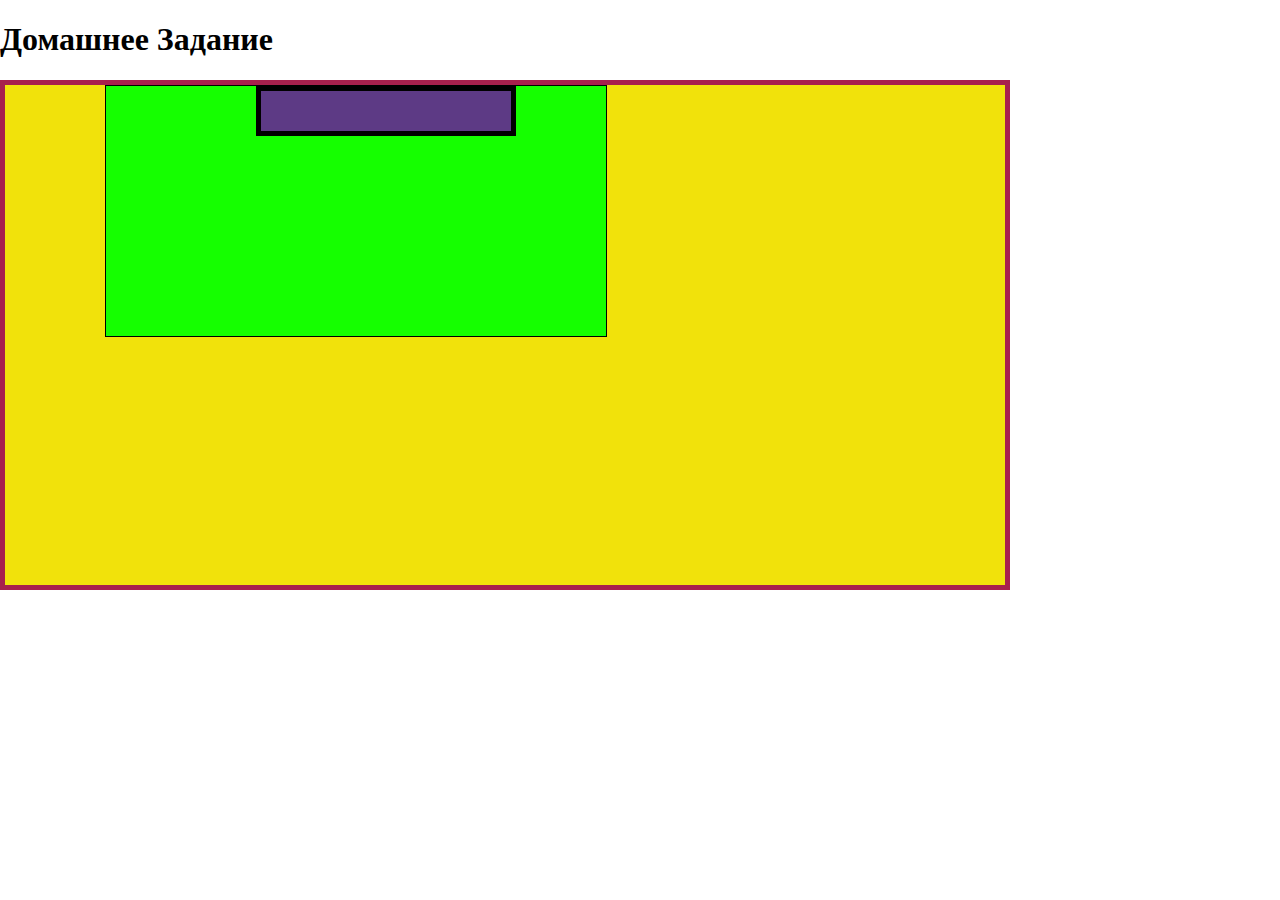
<file: homework_2/index.html>
<!DOCTYPE html>
<html lang="en">

<head>
    <meta charset="UTF-8">
    <meta name="viewport" content="width=device-width, initial-scale=1.0">
    <title>Homework</title>
    <link rel="stylesheet" href="style.css">
</head>


<body>
    <h1>Домашнее Задание</h1>


    <div class="nav">
        <div class="link">
            <div class=legend>
            </div>



            <body>

            </body>

</html>
</file>
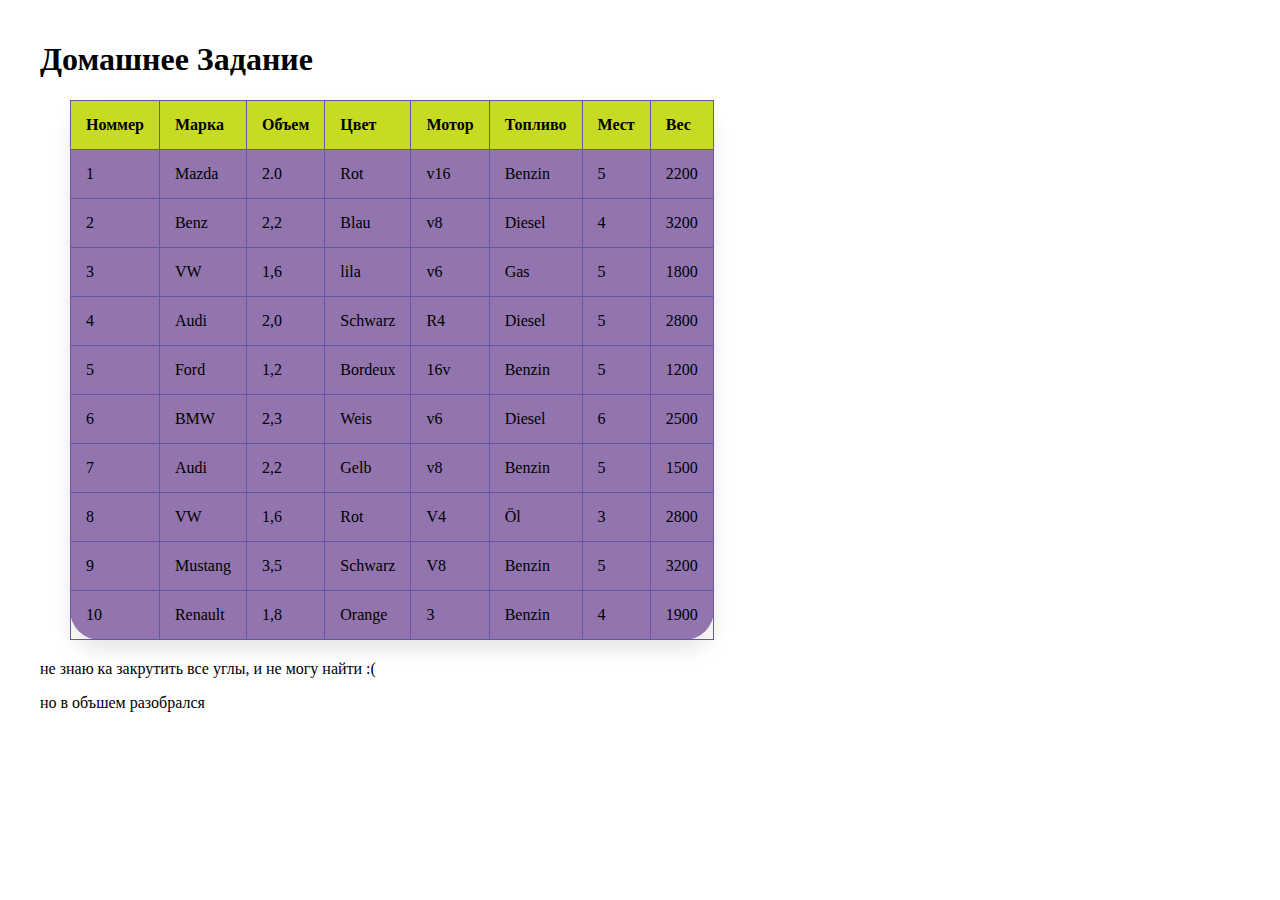
<file: homework_3/index.html>
<!DOCTYPE html>
<html lang="en">

<head>
    <meta charset="UTF-8">
    <meta name="viewport" content="width=device-width, initial-scale=1.0">
    <link rel="stylesheet" href="Style.css">
    <title>Homework</title>

</head>
<html>

<body>
    <h1>Домашнее Задание</h1>
    <table>
        <thead>
            <tr>
                <th>
                    Номмер
                </th>
                <th>
                    Марка
                </th>
                <th>
                    Объем
                </th>
                <th>
                    Цвет
                </th>
                <th>
                    Мотор
                </th>
                <th>
                    Топливо
                </th>
                <th>
                    Мест
                </th>
                <th>
                    Вес
                </th>
            </tr>
        </thead>
        <tbody>
            <tr>
                <td>
                    1
                </td>
                <td>
                    Mazda
                </td>
                <td>
                    2.0
                </td>
                <td>
                    Rot
                </td>
                <td>
                    v16
                </td>
                <td>
                    Benzin
                </td>
                <td>
                    5
                </td>
                <td>
                    2200
                </td>
            </tr>
            <tr>
                <td>
                    2
                </td>
                <td>
                    Benz
                </td>
                <td>
                    2,2
                </td>
                <td>
                    Blau
                </td>
                <td>
                    v8
                </td>
                <td>
                    Diesel
                </td>
                <td>
                    4
                </td>
                <td>
                    3200
                </td>
            </tr>
            <tr>
                <td>
                    3
                </td>
                <td>
                    VW      
                </td>
                <td>
                    1,6
                </td>
                <td>
                    lila
                </td>
                <td>
                    v6
                </td>
                <td>
                    Gas
                </td>
                <td>
                    5
                </td>
                <td>
                    1800
                </td>
            </tr>
            <tr>
                <td>
                    4
                </td>
                <td>
                    Audi
                </td>
                <td>
                    2,0
                </td>
                <td>
                    Schwarz
                </td>
                <td>
                    R4
                </td>
                <td>
                    Diesel
                </td>
                <td>
                    5   
                </td>
                <td>
                    2800
                </td>
            </tr>
            <tr>
                <td>
                    5
                </td>
                <td>
                    Ford
                </td>
                <td>
                    1,2
                </td>
                <td>
                    Bordeux
                </td>
                <td>
                    16v
                </td>
                <td>
                    Benzin
                </td>
                <td>
                    5
                </td>
                <td>
                    1200
                </td>
            </tr>
            <tr>
                <td>
                    6
                </td>
                <td>
                   BMW
                </td>
                <td>
                    2,3
                </td>
                <td>
                    Weis
                </td>
                <td>
                    v6
                </td>
                <td>
                    Diesel
                </td>
                <td>
                    6
                </td>
                <td>
                    2500
                </td>
            </tr>
            <tr>
                <td>
                    7
                </td>
                <td>
                    Audi
                </td>
                <td>
                    2,2
                </td>
                <td>
                    Gelb
                </td>
                <td>
                    v8
                </td>
                <td>
                    Benzin
                </td>
                <td>
                    5
                </td>
                <td>
                    1500
                </td>
            </tr>
            <tr>
                <td>
                    8
                </td>
                <td>
                    VW
                </td>
                <td>
                    1,6
                </td>
                <td>
                    Rot
                </td>
                <td>
                    V4
                </td>
                <td>
                    Öl
                </td>
                <td>
                    3
                </td>
                <td>
                    2800
                </td>
            </tr>
            <tr>
                <td>
                    9
                </td>
                <td>
                    Mustang
                </td>
                <td>
                    3,5
                </td>
                <td>
                    Schwarz
                </td>
                <td>
                    V8
                </td>
                <td>
                    Benzin
                </td>
                <td>
                    5   
                </td>
                <td>
                    3200
                </td>
            </tr>
            <tr>
                <td>
                    10
                </td>
                <td>
                    Renault 
                </td>
                <td>
                    1,8
                </td>
                <td>
                    Orange  
                </td>
                <td>
                    3
                </td>
                <td>
                    Benzin
                </td>
                <td>
                    4
                </td>
                <td>
                    1900
                </td>
            </tr>
        </tbody>
    </table>
    <p>не знаю ка закрутить все углы, и не могу найти :(</p>
    <p>но в объшем разобрался</p>
</body>




</html>
</file>
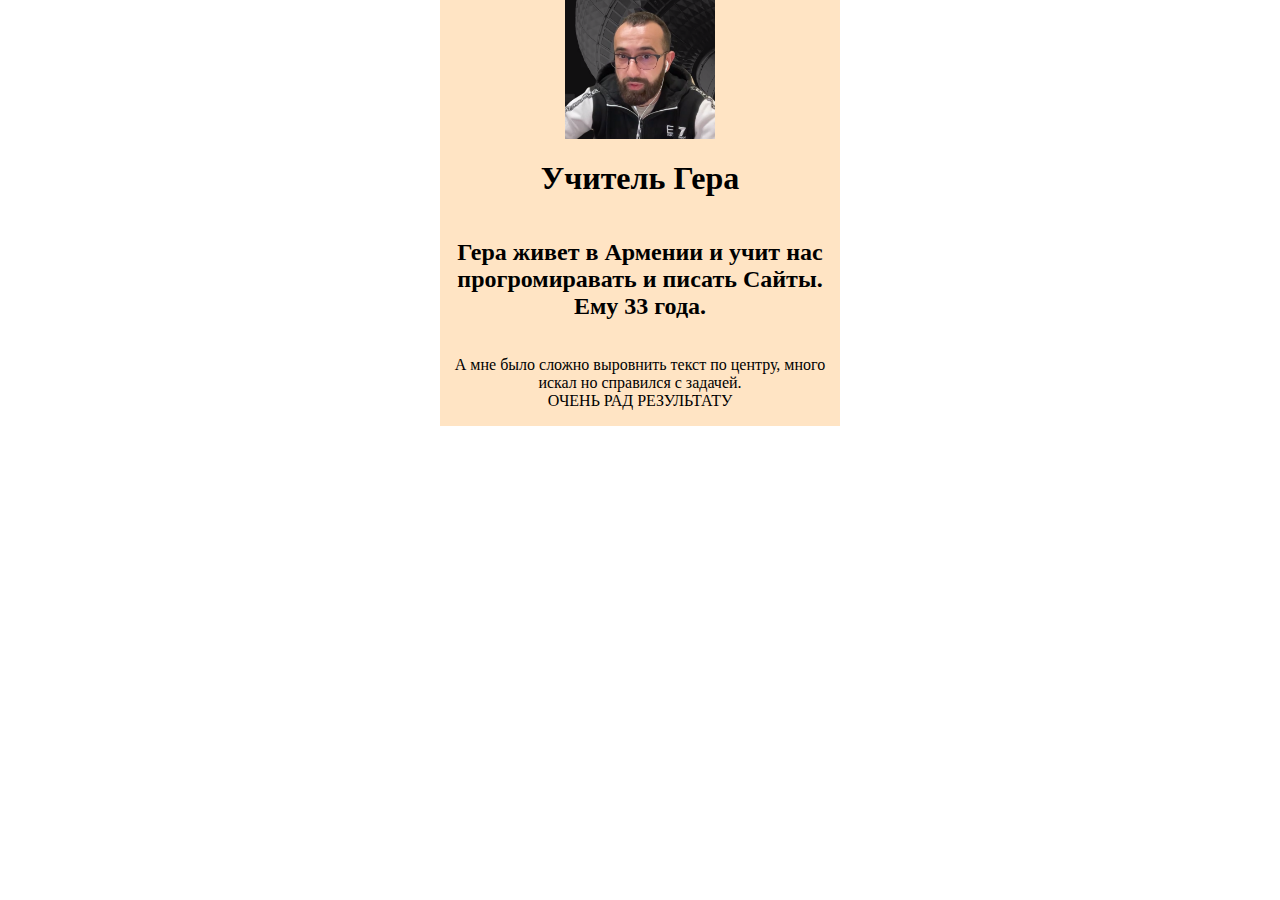
<file: homework_5_1/index.html>
<!DOCTYPE html>
<html lang="en">

<head>
    <meta charset="UTF-8">
    <meta name="viewport" content="width=device-width, initial-scale=1.0">
    <title>homework_5</title>
    <link rel="stylesheet" href="style.css">
</head>
<div class="container">
    <div class="item">
        <img id="avatar" src="./avatar.png" alt="avatar">
        <h1> Учитель Гера</h1>
        <h2>Гера живет в Армении и учит нас прогромиравать и писать Сайты. Ему 33 года.</h2>
        <p>А мне было сложно выровнить текст по центру, много искал но справился с задачей. <br> ОЧЕНЬ РАД РЕЗУЛЬТАТУ</p>
    </div>
</div>

<body>

</body>

</html>
</file>
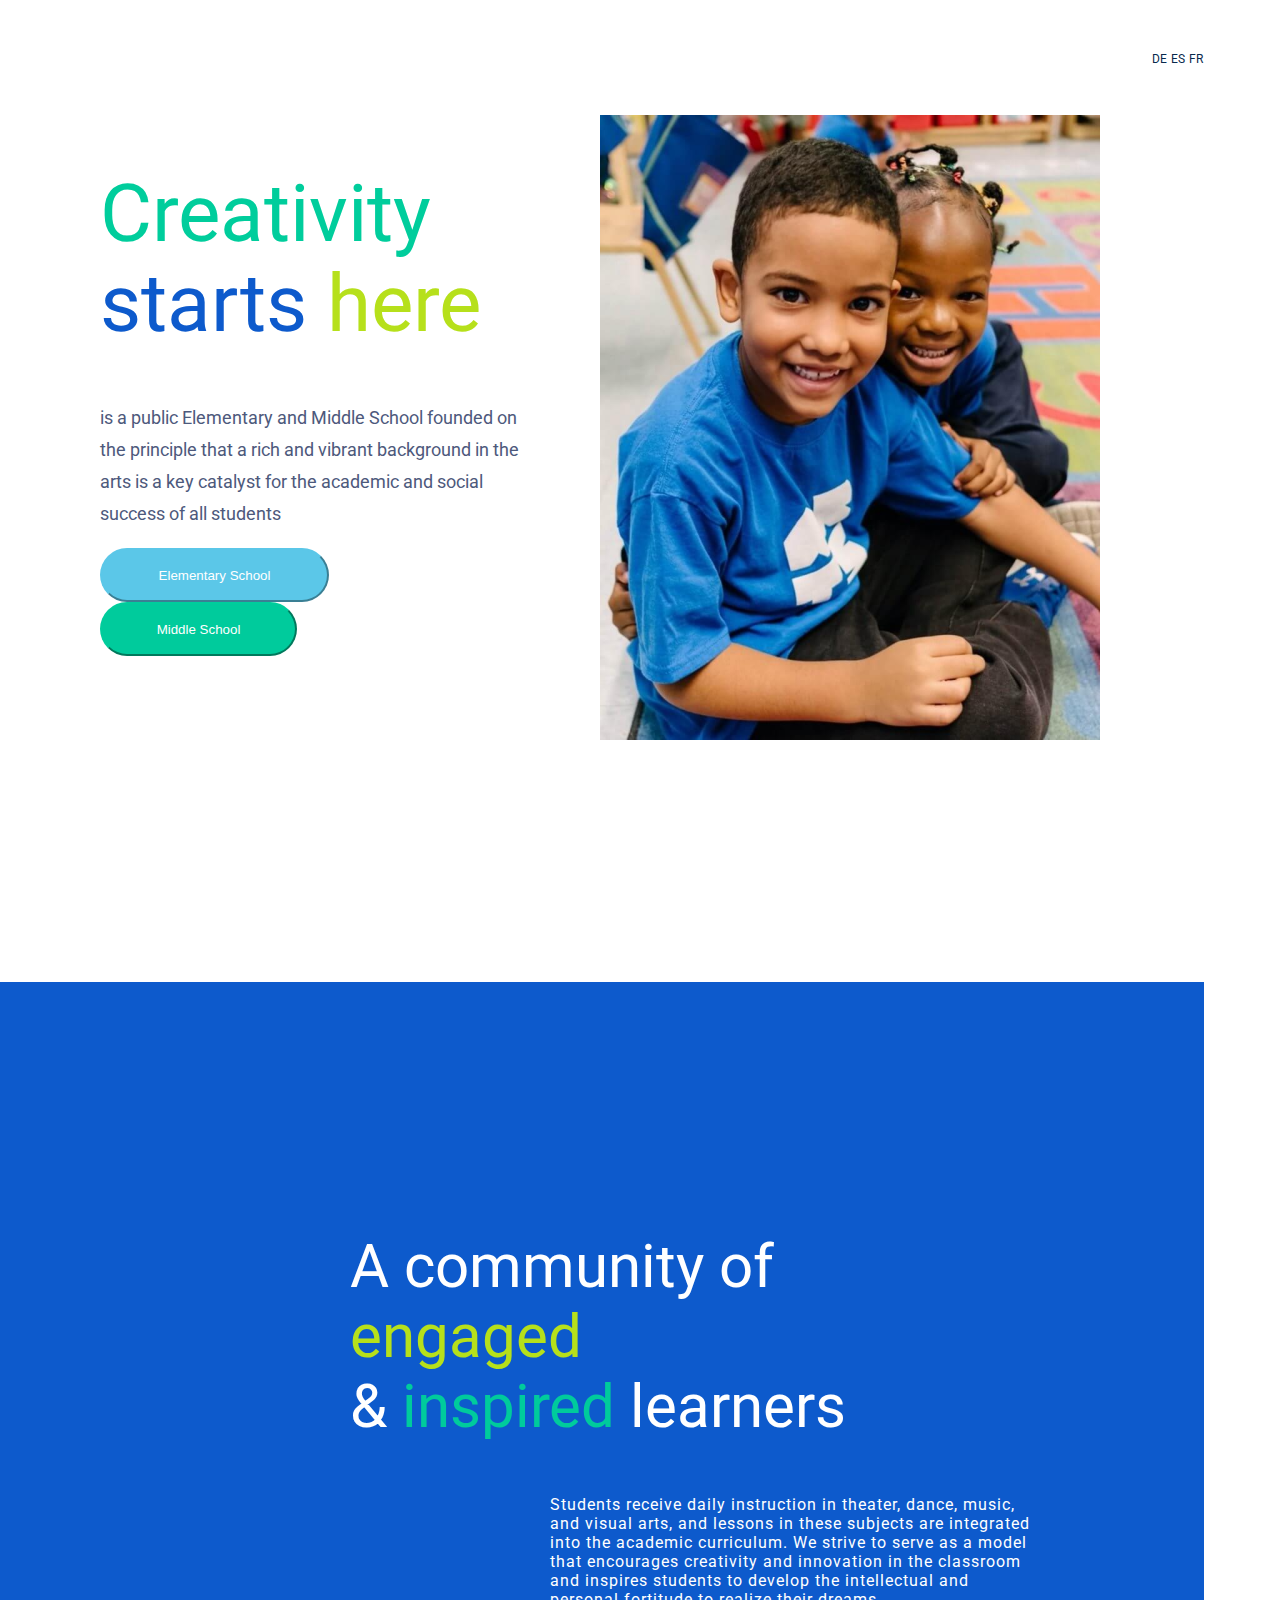
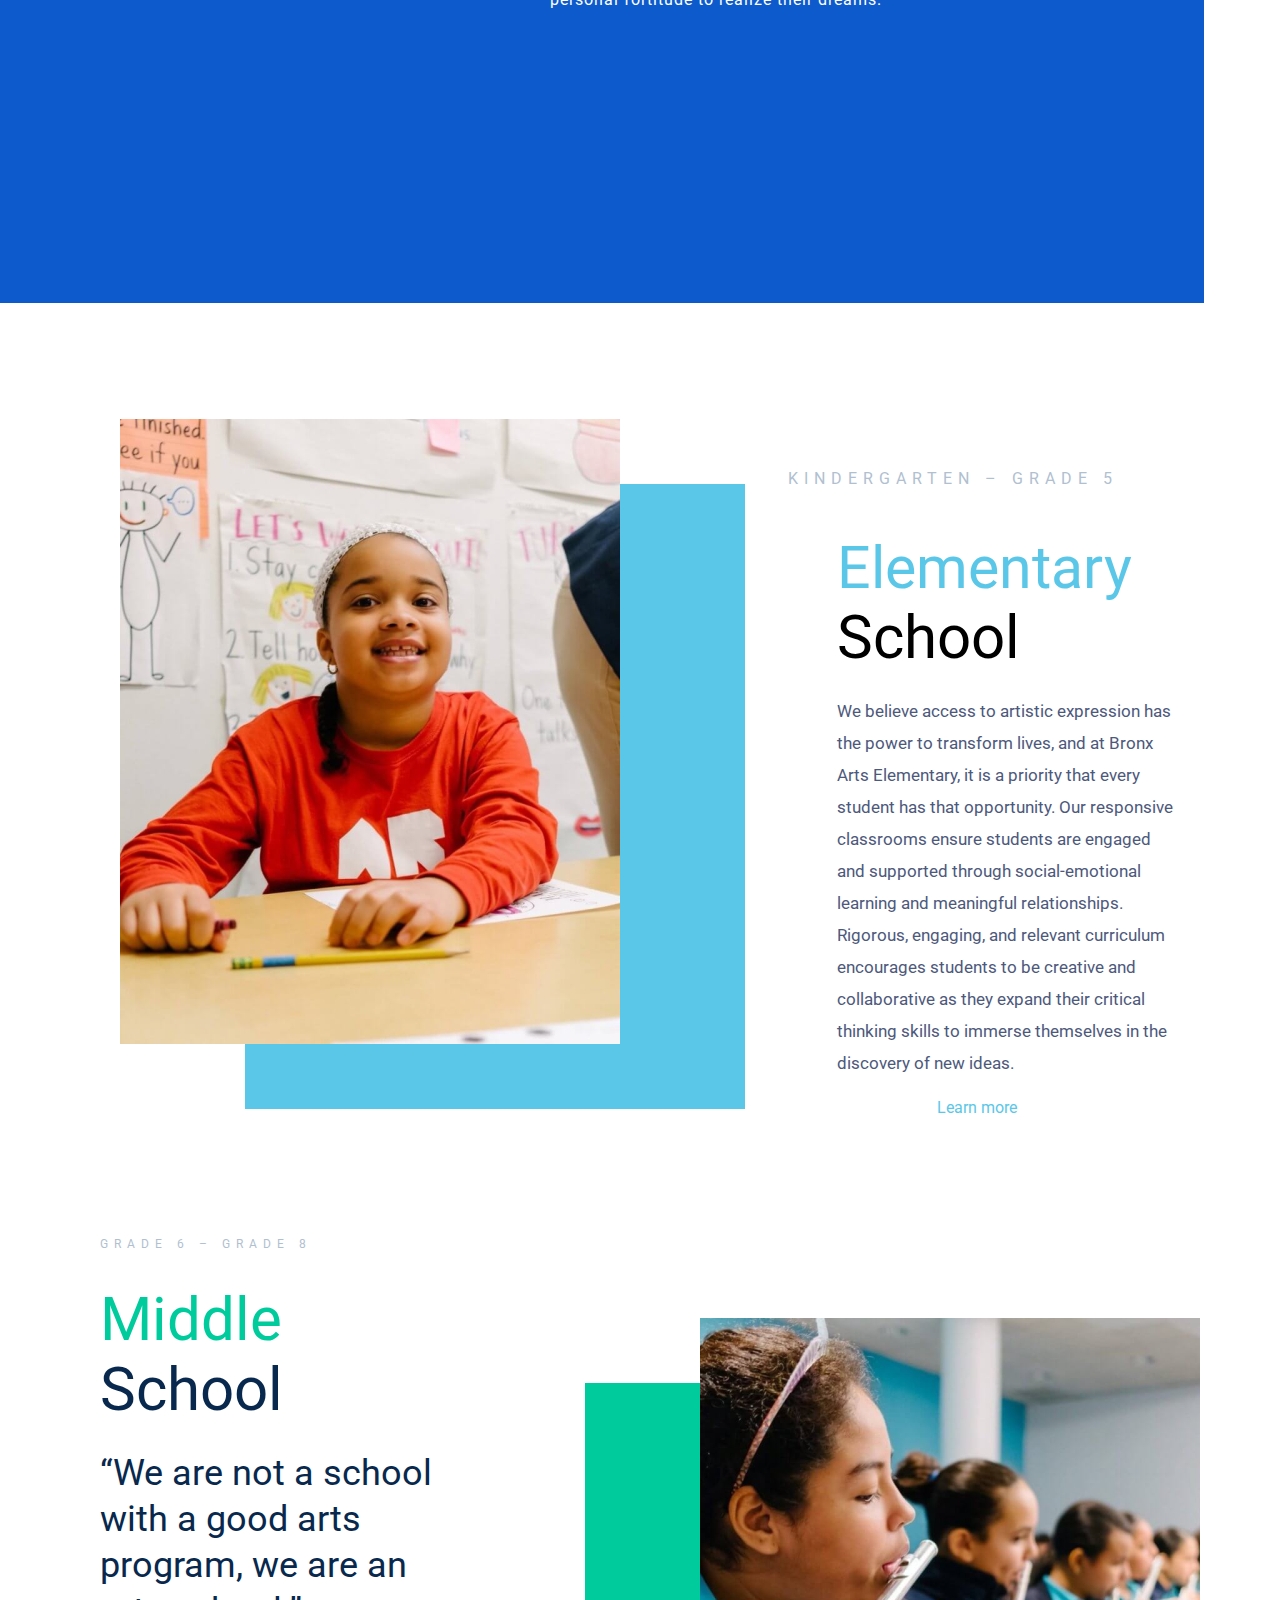
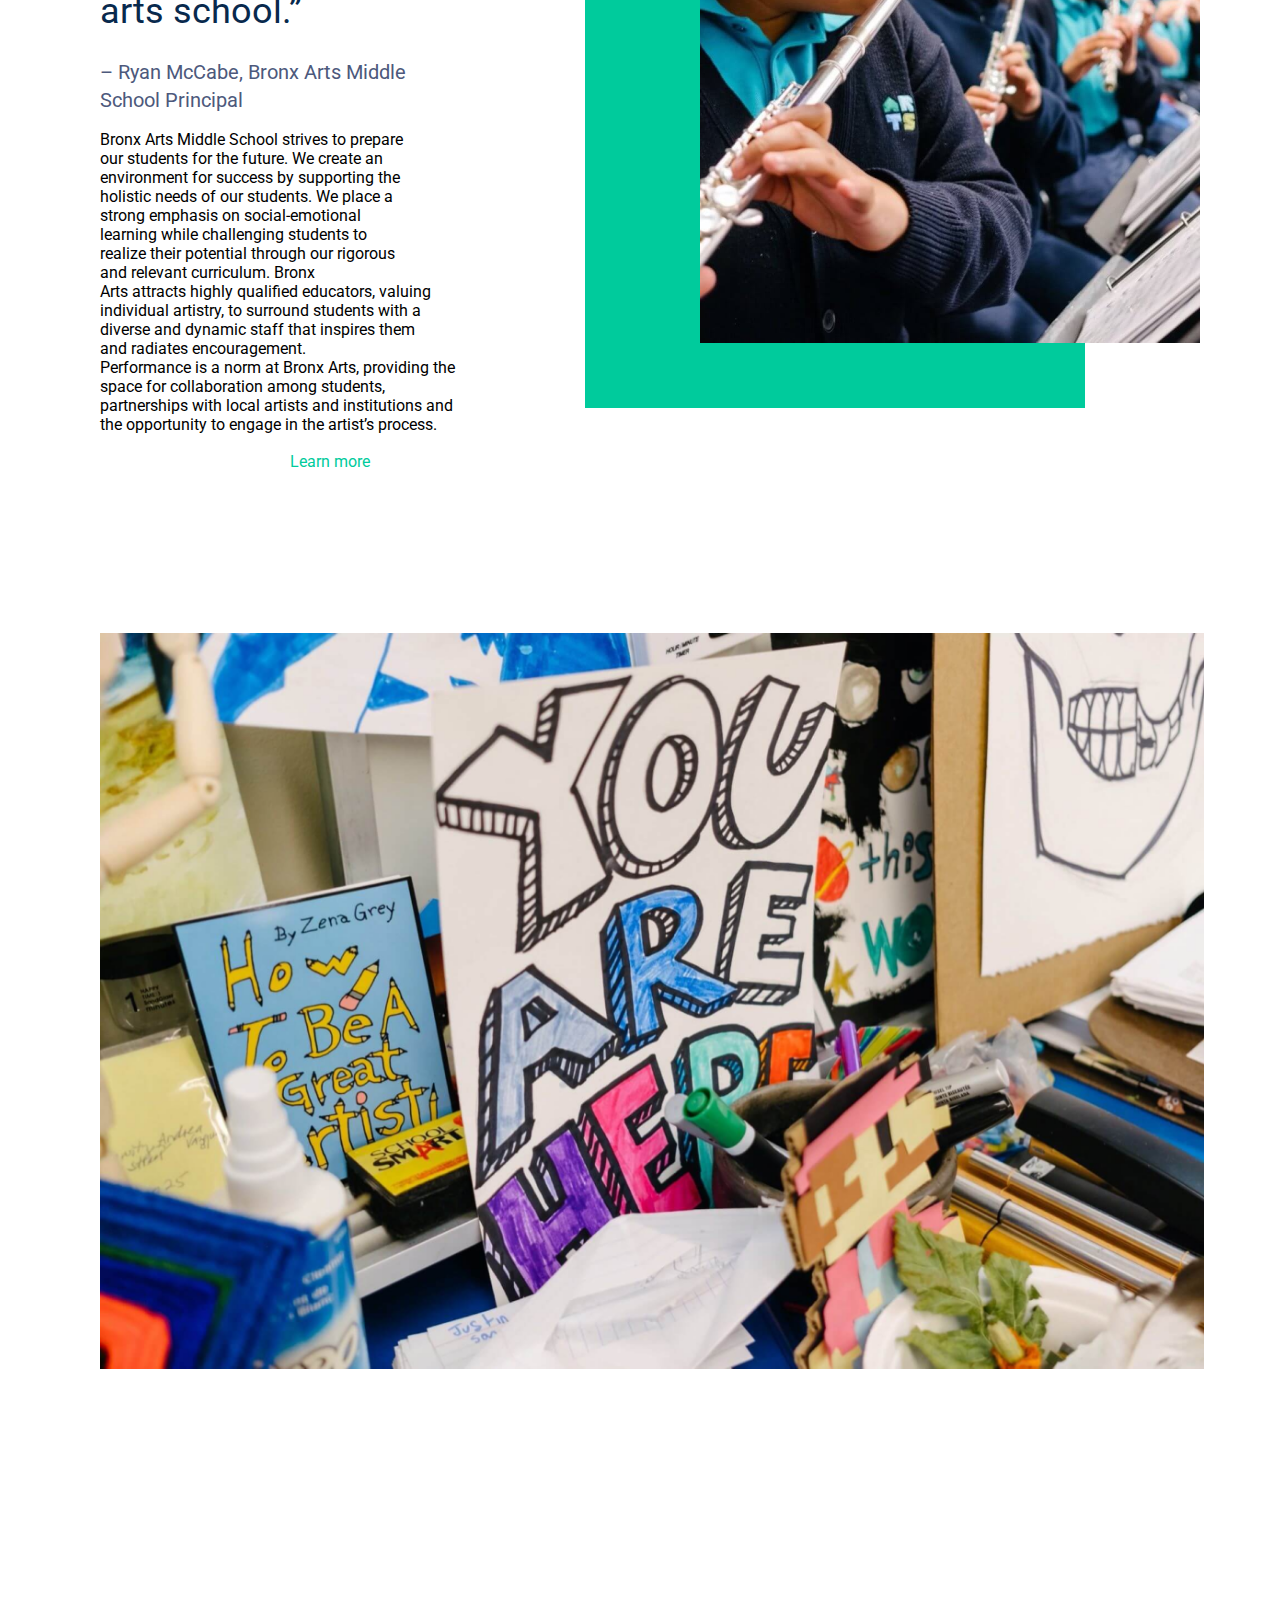
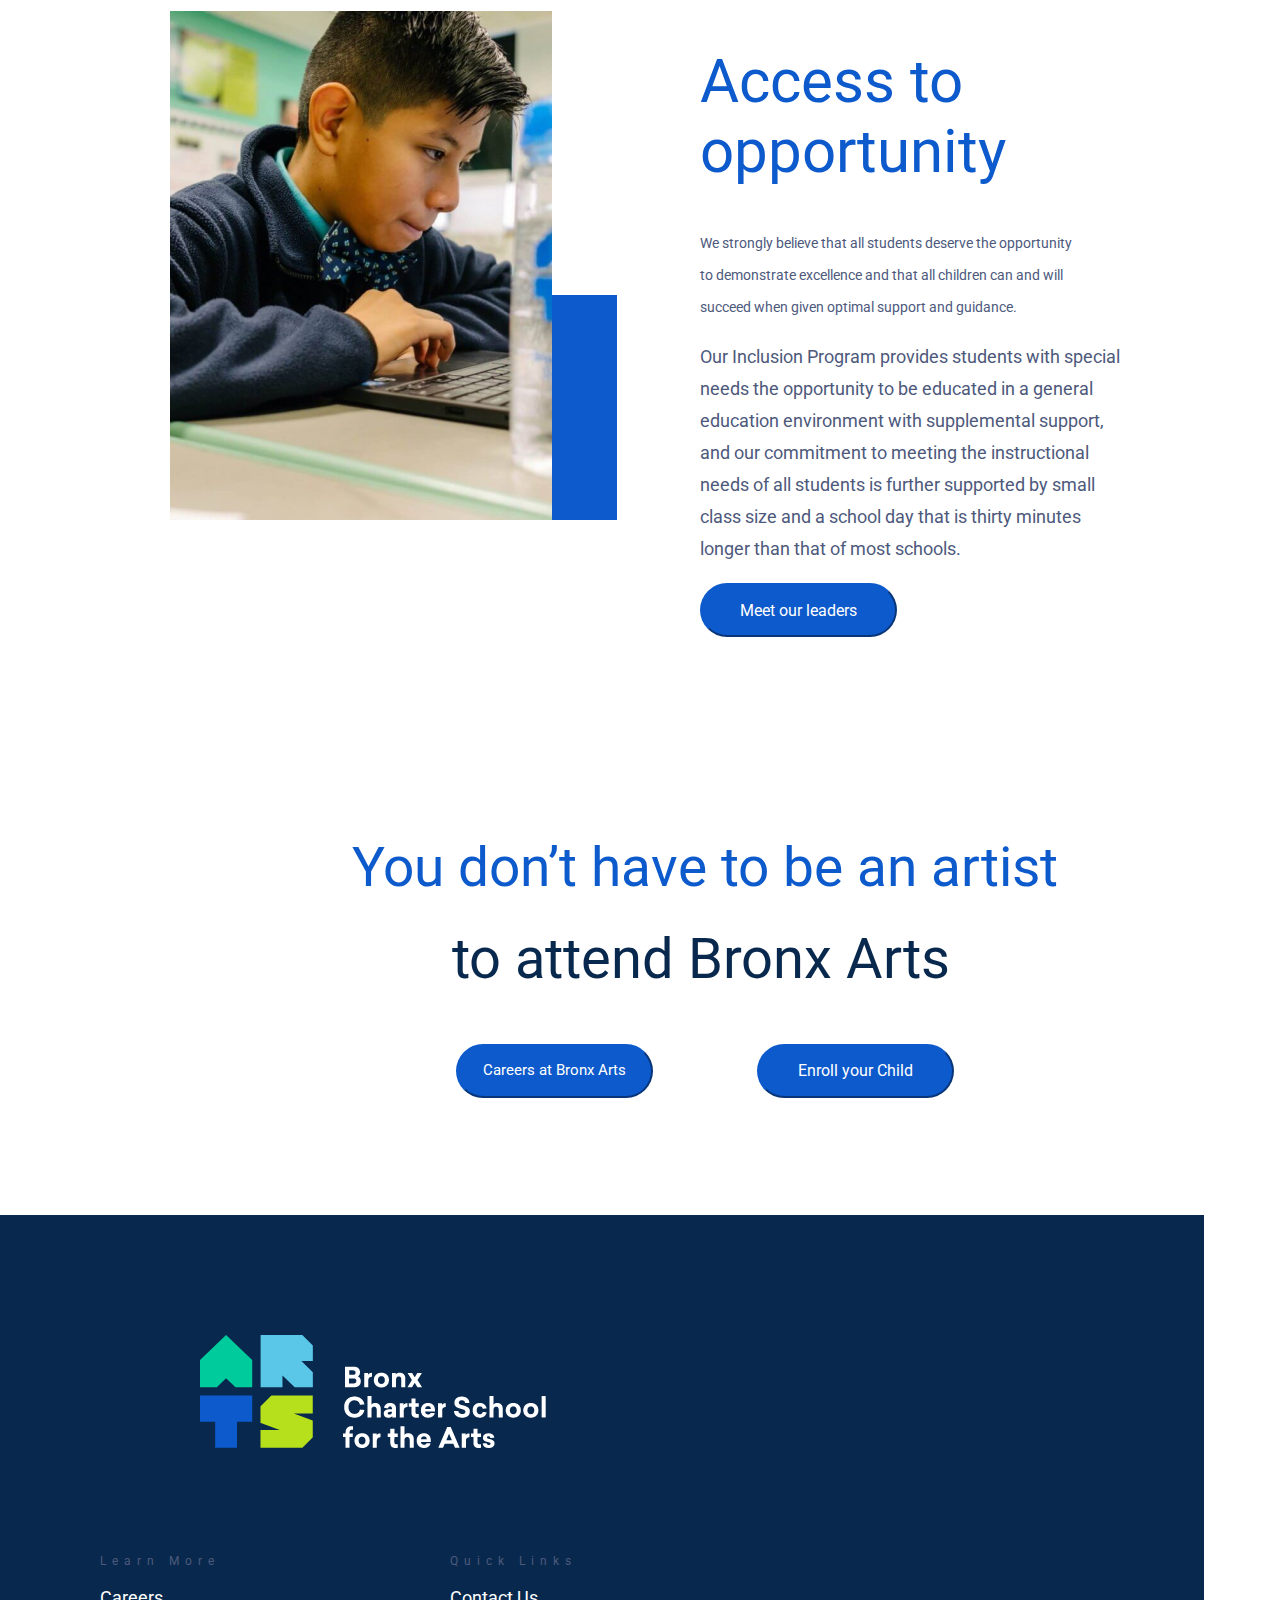
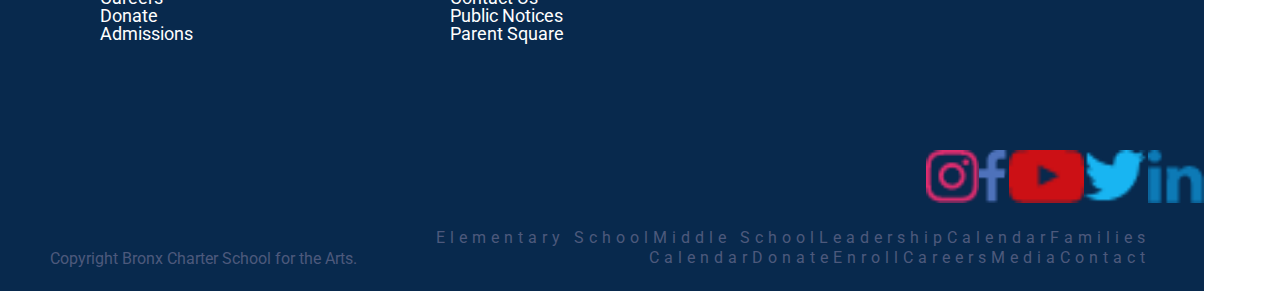
<file: homework_6/index.html>
<!DOCTYPE html>
<html lang="en">

<head>
    <meta charset="UTF-8">
    <meta name="viewport" content="width=device-width, initial-scale=1.0">
    <title>Lesson_6</title>
    <link rel="stylesheet" href="style.css">
</head>

<body>

    <header>
        <div class="langs">
            <a href="DE">DE</a>
            <a href="es">ES</a>
            <a href="fr">FR</a>
        </div>
    </header>

    <div class="container">
        <div class="text-content">
            <h1 class="text1">
                <span class="Creativity">Creativity</span><br>
                <span class="starts">starts</span>
                <span class="here">here</span>
            </h1>

            <p class="info-content">is a public Elementary and Middle School founded on <br> the principle that a
                rich
                and vibrant background
                in
                the <br> arts is a key catalyst for the academic and social <br> success of all students</p>
            <button class="taste_1">
                <span class="Elementary_School">Elementary School</span>
            </button>
            <br>
            <button class="taste_2">
                <span class="Middle_School">Middle School</span>
            </button>
        </div>
        <div class="banner-content">
            <img id="banner_img" src="./images/image.png" alt="main banner">
        </div>
    </div>

    <div class=container_blue>
        <h1 class="links">
            <span class="community">A community of</span><br>
            <span class="engend">engaged</span><br>
            <span class="und">&</span>
            <span class="inspired">inspired</span>
            <span class="learners">learners</span>
        </h1>
        <p class="students_1">
            <span class="students">Students receive daily instruction in theater, dance, music,<br> and visual arts,
                and
                lessons in these subjects are integrated <br> into the academic curriculum. We strive to serve as a
                model <br> that encourages creativity and innovation in the classroom <br> and inspires students to
                develop the intellectual and <br>personal fortitude to realize their dreams.</span>
        </p>
    </div>
    <div class="block_3">
        <div class="stapel">
            <div class="foto1">
                <img id="medchen" src="./images/IMAGE_medchen.png" alt="medchen">
            </div>
            <div class="foto2">
                <img id="blau_rechteck" src="./images/Rectangle (1).png" alt="">
            </div>
        </div>
        <div class="kindergarten">
            <p>KINDERGARTEN – GRADE 5</p>
        </div>
        <div class="content3">
            <h1>
                <span class="Elementary">Elementary</span>
                <br>
                <span class="Schol">School</span>
            </h1>
            <p class="Belove">We believe access to artistic expression has
                <br> the power to transform lives, and at Bronx
                <br> Arts Elementary, it is a priority that every
                <br> student has that opportunity. Our responsive
                <br> classrooms ensure students are engaged
                <br> and supported through social-emotional
                <br> learning and meaningful relationships.
                <br> Rigorous, engaging, and relevant curriculum
                <br> encourages students to be creative and
                <br> collaborative as they expand their critical
                <br> thinking skills to immerse themselves in the
                <br> discovery of new ideas.
            </p>
            <p class="more">Learn more</p>
        </div>
        <div>
            <p>
                <span class="GRADE">GRADE 6 – GRADE 8</span>
            </p>
            <div class="text4">
                <img id="flöte" src="./images/flöte.png" alt="medchen">

                <img id="grüner_rechteck" src="./images/green-box.png" alt="">
                <h1>
                    <span class="midle">Middle</span>
                    <br>
                    <span class="school">School</span>
                </h1>
                <h1 class="absatz">
                    “We are not a school
                    <br> with a good arts
                    <br> program, we are an
                    <br> arts school.”
                </h1>
                <p>
                    <span class="absatz2">
                        – Ryan McCabe, Bronx Arts Middle
                        <br> School Principal
                    </span>
                </p>
                <p>
                    <span clasx="absatz3">Bronx Arts Middle School strives to prepare
                        <br> our students for the future. We create an
                        <br> environment for success by supporting the
                        <br> holistic needs of our students. We place a
                        <br> strong emphasis on social-emotional
                        <br> learning while challenging students to
                        <br> realize their potential through our rigorous
                        <br> and relevant curriculum. Bronx
                    </span>
                    <span>
                        <br>Arts attracts highly qualified educators, valuing
                        <br> individual artistry, to surround students with a
                        <br> diverse and dynamic staff that inspires them
                        <br> and radiates encouragement.
                    </span>
                    <span>
                        <br>Performance is a norm at Bronx Arts, providing the
                        <br> space for collaboration among students,
                        <br> partnerships with local artists and institutions and
                        <br> the opportunity to engage in the artist’s process.

                    </span>
                </p>
                <h1 class="learn_more">Learn more</h1>
            </div>
            <div>
                <img id="bund" src="./images/bunt.png" alt="">
            </div>
        </div>
    </div>
    <div class="block4">
        <img id="junge" src="./images/Junge.png" alt="medchen">

        <img id="blau2_rechteck" src="./images/blu_rechteck2.png" alt="">
        <div class="text5">
            <h1 class="access">
                Access to
                <br> opportunity
            </h1>
            <p class="text6">
                We strongly believe that all students deserve the opportunity
                <br> to demonstrate excellence and that all children can and will
                <br> succeed when given optimal support and guidance.
            </p>
            <p class="text7">
                Our Inclusion Program provides students with special
                <br> needs the opportunity to be educated in a general
                <br> education environment with supplemental support,
                <br> and our commitment to meeting the instructional
                <br> needs of all students is further supported by small
                <br> class size and a school day that is thirty minutes
                <br> longer than that of most schools.
            </p>
            <button class="taste3">
                <span class="text8">Meet our leaders</span>
            </button>

        </div>
    </div>
    <div class="block5">
        <div class="text9">
            <div class=you-dont>
                <h1>
                    <span class="you_dont">You don’t have to be an artist</span>
            </div>
            <div class="attend1">
                <span class="attend">to attend Bronx Arts</span>
            </div>
            </h1>
            <div class="buttons">
                <button class="taste4">
                    <span class="careers">Careers at Bronx Arts</span>
                </button>
                <button class=taste5>
                    <span class="enroll">Enroll your Child</span>
                </button>
            </div>
        </div>
    </div>
    <div class="block6">
        <img id="logo" src="./images/logo.png" alt="">
        <div class="text10">
            <div class="text11">
                <h1 class="text15">
                    Learn More
                </h1>
                <p class="text16">
                    Careers
                    <br>Donate
                    <br>Admissions
                </p>
            </div>
            <div class="text12">
                <h1 class="text13">
                    Quick Links
                </h1>
                <p class="text14">
                    Contact Us
                    <br>Public Notices
                    <br>Parent Square
                </p>
            </div>
        </div>
    </div>
    <div class="block7">
        <img id="insta" src="./images/insta.png" alt="">
        <img id="fc" src="./images/faceb.png" alt="">
        <img id="you" src="./images/you.png" alt="">
        <img id="twit" src="./images/twit.png" alt="">
        <img id="in" src="./images/in.png" alt="">
    </div>
    <div class="block8">
        <div class="rechteteil">
            <div class="text21">
                <p>
                    Elementary School
                </p>
           
                <p>
                    Middle School
                </p>
            
                <p>
                    Leadership
                </p>
            
                <p>
                    Calendar
                </p>
            
            
                <p>
                    Families
                </p>

                <br>
            </div>
            <div class="text22">
                <p >
                    Calendar
                </p>
            
                <p>
                    Donate
                </p>
           
                <p>
                    Enroll
                </p>
            
                <p>
                    Careers
                </p>
           
                <p>
                    Media
                </p>
            
                <p>
                    Contact
                </p>
            </div>
        </div>
        <div class="linketeil">
            <p>
                Copyright Bronx Charter School for the Arts.
            </p>
        </div>


    </div>


</body>



</html>
</file>
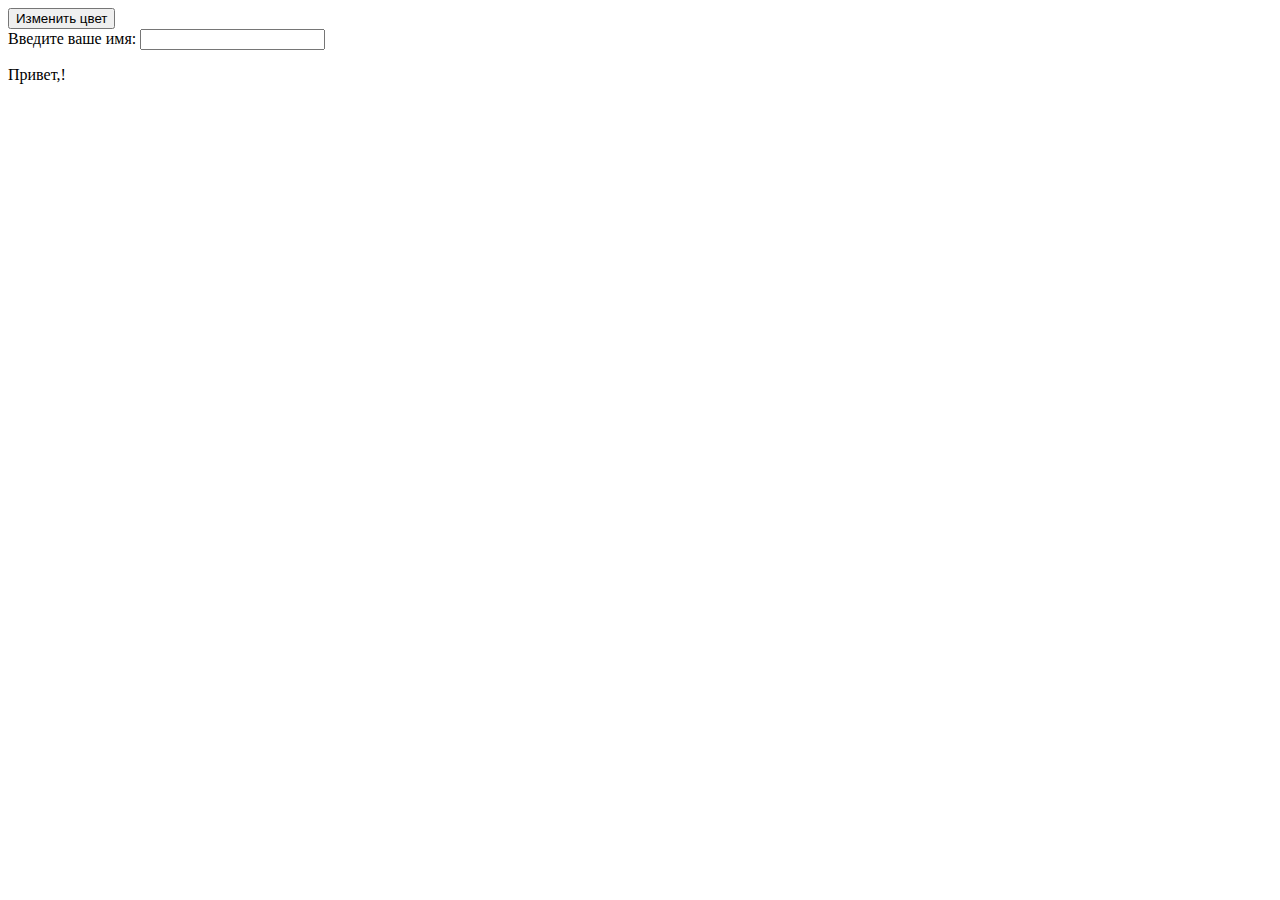
<file: lesson_12/index.html>
<!DOCTYPE html>
<html lang="en">

<head>
    <meta charset="UTF-8">
    <meta name="viewport" content="width=device-width, initial-scale=1.0">
    <title>Document</title>
</head>

<body>
    <button id="bg_color">Изменить цвет</button>
    <br>
    <label for="username">Введите ваше имя:</label>
    <input type="text" id="username" >
    <p id="greeting">Привет,!</p>




    <script src="./app.js"></script>
</body>

</html>
</file>
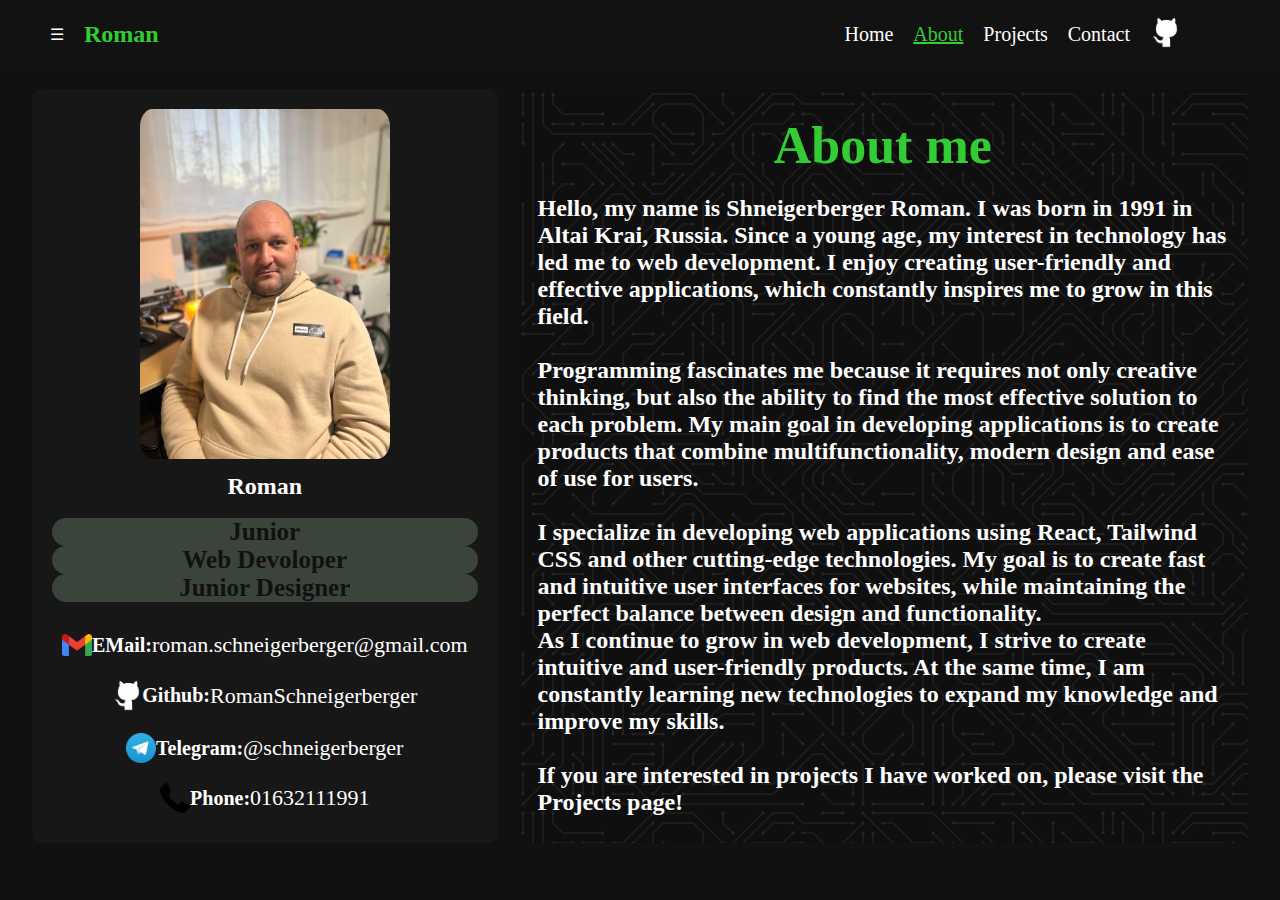
<file: my_page/About.html>
<!DOCTYPE html>
<html lang="en">

<head>
    <meta charset="UTF-8">
    <meta name="viewport" content="width=device-width, initial-scale=1.0">
    <title>About</title>
    <link rel="stylesheet" href="style.css">
</head>

<body>

    <!-- Header -->
    <header>
        <div class="logo">
            <span class="menu-icon">&#9776;</span>
            <h1>Roman</h1>
        </div>
        <nav>
            <ul class="logo">
                <li><a href="/home.html">Home</a></li>
                <li><a class="active" href="About.html">About</a></li>
                <li><a href="./Project.html">Projects</a></li>
                <li><a href="./Contact.html">Contact</a></li>
                <li><img class="logo1" src="./contact_images/git_hub (2).png" alt=""></li>
            </ul>

        </nav>
    </header>

    <!-- Main Content -->
    <div class="container">
        <!-- Levaja storona -->
        <aside class="sidebar">
            <div class="profile">
                <img src="./contact_images/WhatsApp Bild 2024-10-23 um 18.42.21_c19bc2b4.jpg" alt="Roman S." class="profile-pic">
                <h2>Roman</h2><br>
                <Div class="auflistuing">
                    <h2 class="quali">Junior
                    </h2>
                    <h2 class="quali">Web Devoloper
                    </h2>
                    <h2 class="quali">Junior Designer
                    </h2>

                </Div>
            </div>
            <div class="contact-info">
                <p>
                    <img class="logo1" src="./contact_images/Gmail_icon_(2020).svg.png" alt="">
                    <strong>EMail:</strong>
                    <a class="Links_deko" href="mailto:roman.schneigerberger@gmail.com">roman.schneigerberger@gmail.com</a>
                </p>
                <p>
                    <img class="logo1" src="./contact_images/git_hub (2).png" alt=""> <strong>Github:
                    </strong>
                    <a class="Links_deko" href="https://github.com/RomanSchneigerberger">RomanSchneigerberger</a>
                </p>
                <p> <img class="logo1" src="./contact_images/Telegram_logo.svg.png" alt=""> <strong>Telegram:</strong>
                    <a class="Links_deko" href="https://t.me/@schneigerberger" target="_blank">@schneigerberger</a>
                </p>
                <p>
                    <img class="logo1" src="./contact_images/phone_icon_178749.webp" alt="">
                    <strong>Phone:</strong>
                    <a class="Links_deko" href="tel:01632111991">01632111991</a>
                </p>
            </div>
        </aside>

        <!-- Pravaja Storona -->
        <main class="main-content">
            <H1 class="about">
                About me
            </H1>
            <h2>
                Hello, my name is Shneigerberger Roman. I was born in 1991 in Altai Krai, Russia. 
                 Since a young age, my interest in technology has led me to web development. I enjoy creating user-friendly and effective applications, which constantly inspires me to grow in this field. 
                <br>
                <br>


                Programming fascinates me because it requires not only creative thinking, but also the ability to find the most effective solution to each problem. My main goal in developing applications is to create products that combine multifunctionality, modern design and ease of use for users.
                 <br>
                <br>

                I specialize in developing web applications using React, Tailwind CSS and other cutting-edge technologies. My goal is to create fast and intuitive user interfaces for websites, while maintaining the perfect balance between design and functionality.
                <br>

                As I continue to grow in web development, I strive to create intuitive and user-friendly products. At the same time, I am constantly learning new technologies to expand my knowledge and improve my skills.
                <br>
                <br>

                If you are interested in projects I have worked on, please visit the Projects page!
            </h2>
        </main>
    </div>

</body>

</html>
</file>
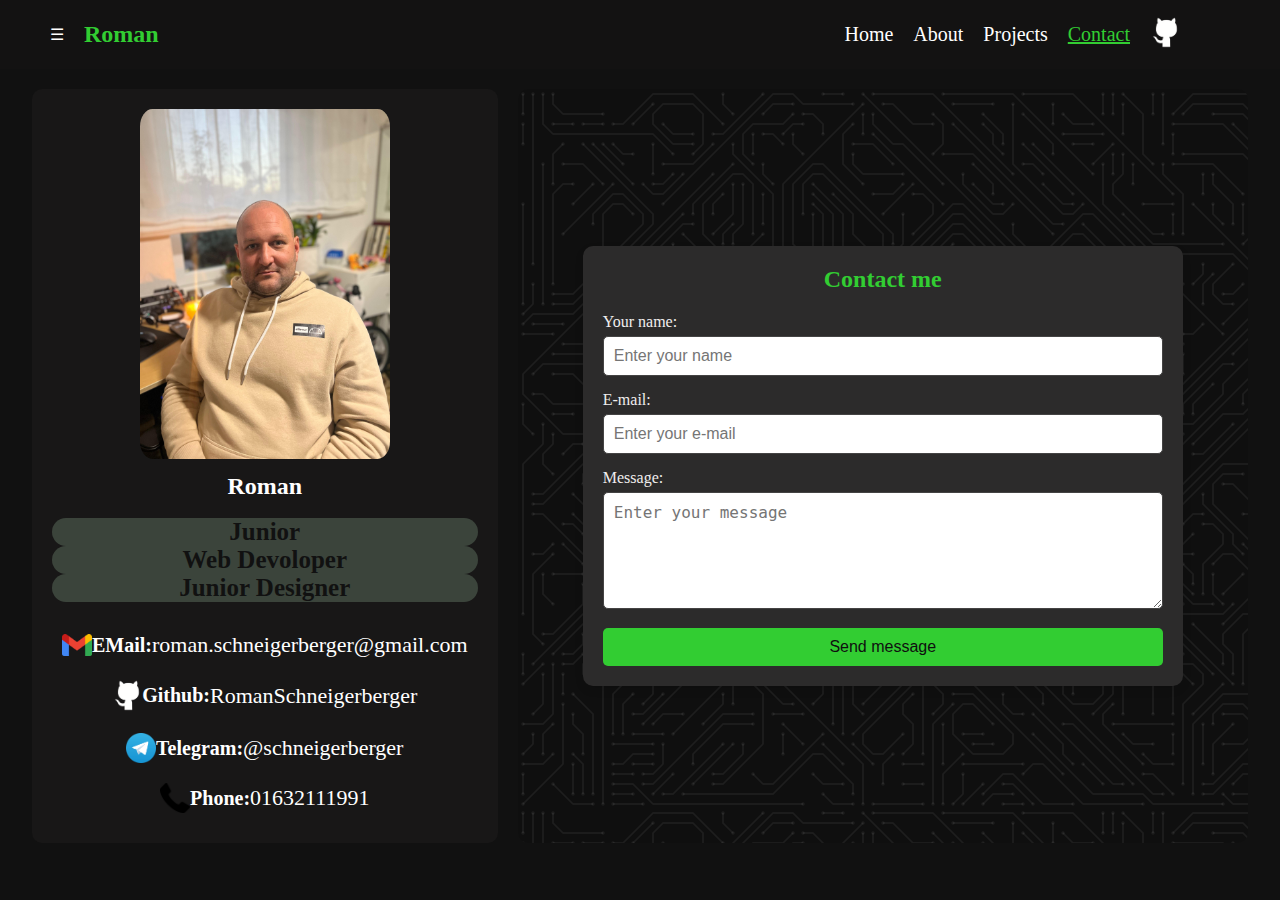
<file: my_page/Contact.html>
<!DOCTYPE html>
<html lang="en">

<head>
    <meta charset="UTF-8">
    <meta name="viewport" content="width=device-width, initial-scale=1.0">
    <title>Contact</title>
    <link rel="stylesheet" href="style.css">
    <link rel="stylesheet" href="app.css">
</head>

<body>

    <!-- Header -->
    <header>
        <div class="logo">
            <span class="menu-icon">&#9776;</span>
            <h1>Roman</h1>
        </div>
        <nav>
            <ul class="logo">
                <li><a href="/home.html">Home</a></li>
                <li><a href="./About.html">About</a></li>
                <li><a href="./Project.html">Projects</a></li>
                <li><a class="active" href="./Contact.html">Contact</a></li>
                <li><img class="logo1" src="./contact_images/git_hub (2).png" alt=""></li>
            </ul>
        </nav>
    </header>

    <!-- Main Content -->
    <div class="container">
        <!-- Levaja storona -->
        <aside class="sidebar">
            <div class="profile">
                <img src="./contact_images/WhatsApp Bild 2024-10-23 um 18.42.21_c19bc2b4.jpg" alt="Roman S." class="profile-pic">
                <h2>Roman</h2><br>
                <Div class="auflistuing">
                    <h2 class="quali">Junior
                    </h2>
                    <h2 class="quali">Web Devoloper
                    </h2>
                    <h2 class="quali">Junior Designer
                    </h2>

                </Div>
            </div>
            <div class="contact-info">
                <p>
                    <img class="logo1" src="./contact_images/Gmail_icon_(2020).svg.png" alt="">
                    <strong>EMail:</strong>
                    <a class="Links_deko"
                        href="mailto:roman.schneigerberger@gmail.com">roman.schneigerberger@gmail.com</a>
                </p>
                <p>
                    <img class="logo1" src="./contact_images/git_hub (2).png" alt=""> <strong>Github:
                    </strong>
                    <a class="Links_deko" href="https://github.com/RomanSchneigerberger">RomanSchneigerberger</a>
                </p>
                <p> <img class="logo1" src="./contact_images/Telegram_logo.svg.png" alt=""> <strong>Telegram:</strong>
                    <a class="Links_deko" href="https://t.me/@schneigerberger" target="_blank">@schneigerberger</a>
                </p>
                <p>
                    <img class="logo1" src="./contact_images/phone_icon_178749.webp" alt="">
                    <strong>Phone:</strong>
                    <a class="Links_deko" href="tel:01632111991">01632111991</a>
                </p>
            </div>
        </aside>

        <!-- Pravaja Storona -->
        <main class="main-content">
            <div class="contact-form">
                <h2>Contact me</h2>
                <form action="#" method="post">

                    <label for="name">Your name:</label>
                    <input type="text" id="name" name="name" placeholder="Enter your name" required>

                    <label for="email">E-mail:</label>
                    <input type="email" id="email" name="email" placeholder="Enter your e-mail" required>

                    <label for="message">Message:</label>
                    <textarea id="message" name="message" rows="5" placeholder="Enter your message" required></textarea>
                    <button type="submit">Send message</button>
                </form>
            </div>
        </main>
    </div>

</body>

</html>
</file>
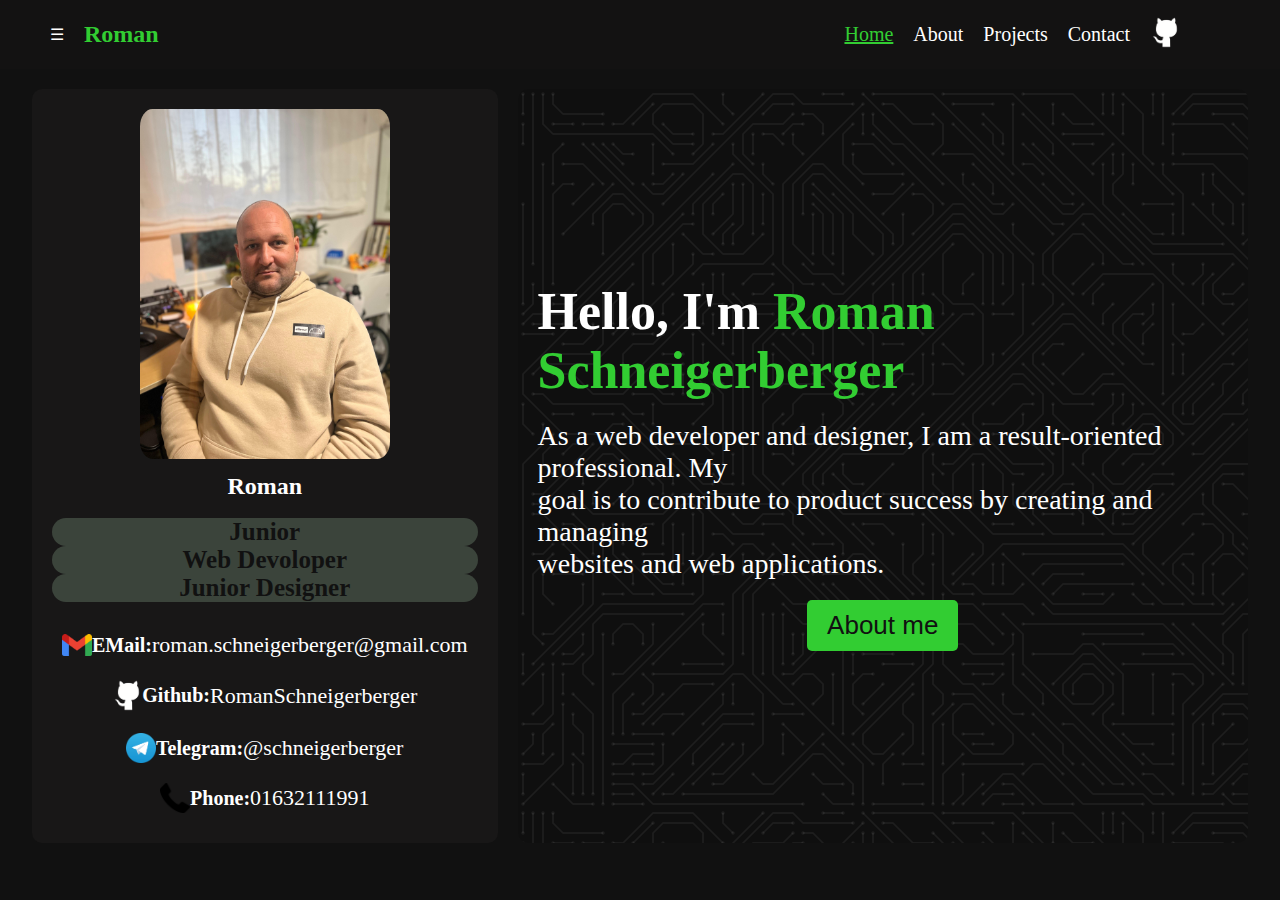
<file: my_page/home.html>
<!DOCTYPE html>
<html lang="en">

<head>
    <meta charset="UTF-8">
    <meta name="viewport" content="width=device-width, initial-scale=1.0">
    <title>Home</title>
    <link rel="stylesheet" href="style.css">
</head>

<body>

    <!-- Header -->
    <header>
        <div class="logo">
            <span class="menu-icon">&#9776;</span>
            <h1>Roman</h1>
        </div>
        <nav>
            <ul class="logo">
                <li><a class="active" href="/home.html">Home</a></li>
                <li><a href="./About.html">About</a></li>
                <li><a href="./Project.html">Projects</a></li>
                <li><a href="./Contact.html">Contact</a></li>
                <li><img class="logo1" src="./contact_images/git_hub (2).png" alt=""></li>
            </ul>

        </nav>
    </header>

    <!-- Main Content -->
    <div class="container">
        <!-- Levaja storona -->
        <aside class="sidebar">
            <div class="profile">
                <img src="./contact_images/WhatsApp Bild 2024-10-23 um 18.42.21_c19bc2b4.jpg" alt="Roman S." class="profile-pic">
                <h2>Roman</h2><br>
                <Div class="auflistuing">
                    <h2 class="quali">Junior
                    </h2>
                    <h2 class="quali">Web Devoloper
                    </h2>
                    <h2 class="quali">Junior Designer
                    </h2>

                </Div>
            </div>
            <div class="contact-info">
                <p>
                    <img class="logo1" src="./contact_images/Gmail_icon_(2020).svg.png" alt="">
                    <strong>EMail:</strong>
                    <a class="Links_deko"
                        href="mailto:roman.schneigerberger@gmail.com">roman.schneigerberger@gmail.com</a>
                </p>
                <p>
                    <img class="logo1" src="./contact_images/git_hub (2).png" alt=""> <strong>Github:
                    </strong>
                    <a class="Links_deko" href="https://github.com/RomanSchneigerberger">RomanSchneigerberger</a>
                </p>
                <p> <img class="logo1" src="./contact_images/Telegram_logo.svg.png" alt=""> <strong>Telegram:</strong>
                    <a class="Links_deko" href="https://t.me/@schneigerberger" target="_blank">@schneigerberger</a>
                </p>
                <p>
                    <img class="logo1" src="./contact_images/phone_icon_178749.webp" alt="">
                    <strong>Phone:</strong>
                    <a class="Links_deko" href="tel:01632111991">01632111991</a>
                </p>
            </div>
        </aside>

        <!-- Pravaja Storona -->
        <main class="main-content">
            <h1>Hello, I'm<span> Roman Schneigerberger</span></h1>
            <p>As a web developer and designer, I am a result-oriented professional. My
                <br>goal is to contribute to product success by creating and managing
                <br>websites and web applications.
            </p>
            <button ref="./About.html" h class="project-btn" ref="./About.html">About me</button>
        </main>
    </div>

</body>

</html>
</file>
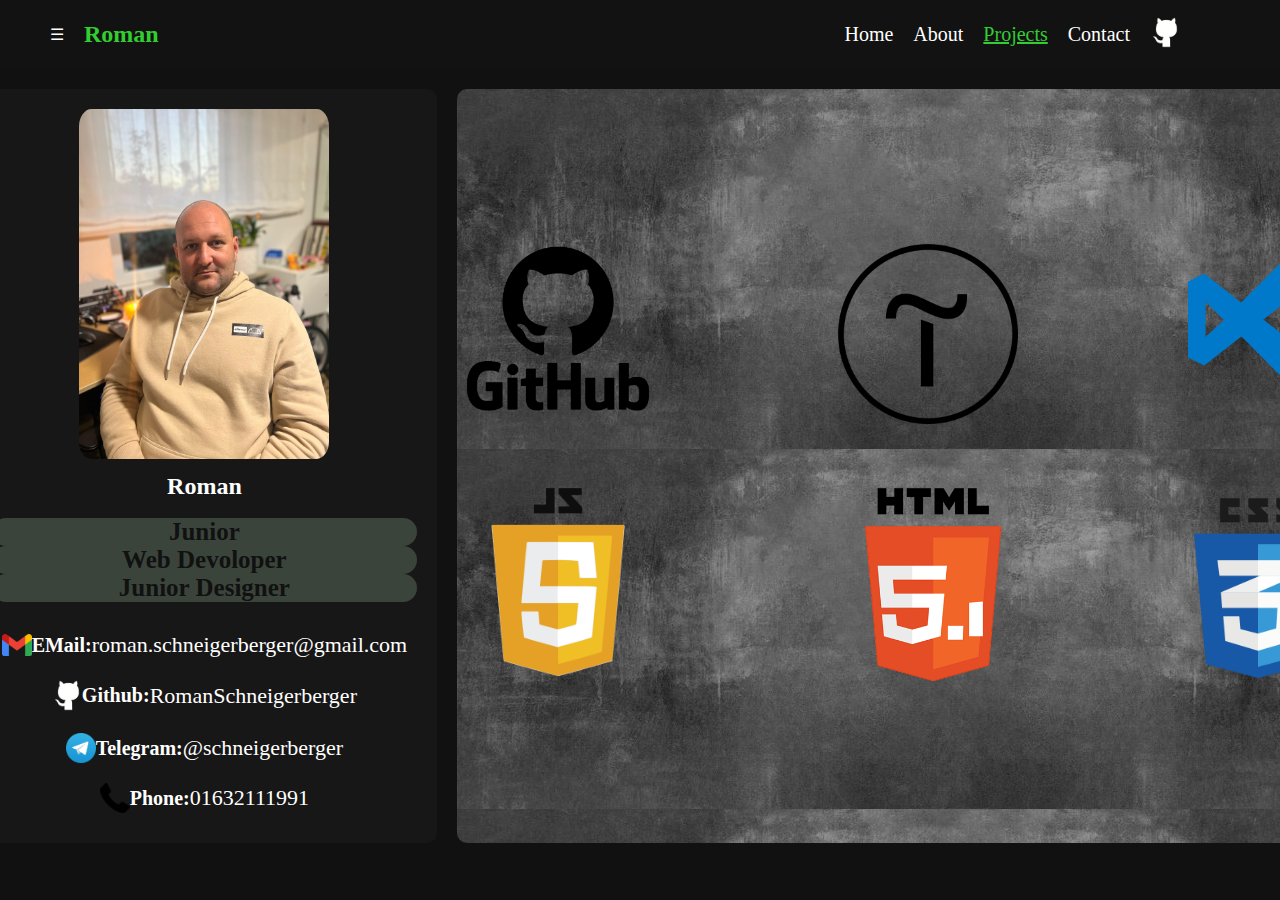
<file: my_page/Project.html>
<!DOCTYPE html>
<html lang="en">

<head>
    <meta charset="UTF-8">
    <meta name="viewport" content="width=device-width, initial-scale=1.0">
    <title>Projects</title>
    <link rel="stylesheet" href="style.css">
</head>

<body>

    <!-- Header -->
    <header>
        <div class="logo">
            <span class="menu-icon">&#9776;</span>
            <h1>Roman</h1>
        </div>
        <nav>
            <ul class="logo">
                <li><a href="/home.html">Home</a></li>
                <li><a href="./About.html">About</a></li>
                <li><a class="active" href="./Project.html">Projects</a></li>
                <li><a href="./Contact.html">Contact</a></li>
                <li><img class="logo1" src="./contact_images/git_hub (2).png" alt=""></li>
            </ul>

        </nav>
    </header>

    <!-- Main Content -->
    <div class="container">
        <!-- Levaja storona -->
        <aside class="sidebar">
            <div class="profile">
                <img src="./contact_images/WhatsApp Bild 2024-10-23 um 18.42.21_c19bc2b4.jpg" alt="Roman S." class="profile-pic">
                <h2>Roman</h2><br>
                <Div class="auflistuing">
                    <h2 class="quali">Junior
                    </h2>
                    <h2 class="quali">Web Devoloper
                    </h2>
                    <h2 class="quali">Junior Designer
                    </h2>

                </Div>
            </div>
            <div class="contact-info">
                <p>
                    <img class="logo1" src="./contact_images/Gmail_icon_(2020).svg.png" alt="">
                    <strong>EMail:</strong>
                    <a class="Links_deko"
                        href="mailto:roman.schneigerberger@gmail.com">roman.schneigerberger@gmail.com</a>
                </p>
                <p>
                    <img class="logo1" src="./contact_images/git_hub (2).png" alt=""> <strong>Github:
                    </strong>
                    <a class="Links_deko" href="https://github.com/RomanSchneigerberger">RomanSchneigerberger</a>
                </p>
                <p> <img class="logo1" src="./contact_images/Telegram_logo.svg.png" alt=""> <strong>Telegram:</strong>
                    <a class="Links_deko" href="https://t.me/@schneigerberger" target="_blank">@schneigerberger</a>
                </p>
                <p>
                    <img class="logo1" src="./contact_images/phone_icon_178749.webp" alt="">
                    <strong>Phone:</strong>
                    <a class="Links_deko" href="tel:01632111991">01632111991</a>
                </p>
            </div>
        </aside>

        <!-- Pravaja Storona -->
        <main class="main-content_2">
            <div class="my_Projects">
                <a href="">
                    <img id="logo_git" src="./Peroject_img/GitHub-logo.png" alt="">
                </a>
                <a href="">
                    <img id="logo_tilda" src="./Peroject_img/Tilda_Logo.png" alt="">
                </a>
                <a href="">
                    <img id="logo_vsc" src="./Peroject_img/visual-studio-code-logo-png-transparent.png" alt="">
                </a>
                <a href="">
                    <img id="logo_js" src="./Peroject_img/JavaScript-Logo.png" alt="">
                </a>
                <a href="">
                    <img id="logo_html" src="./Peroject_img/html5-logo-image-logo-html-7.png" alt="">
                </a>
                <img id="logo_css" src="./Peroject_img/css3-512.webp" alt="">
                </a>
            </div>
        </main>
    </div>

</body>

</html>
</file>
<file: homework_2/style.css>
html,
body {
    margin: 0px;
    padding: 0px;

}

.nav {
    border: 5px #a7204d solid;
    height: 500px;
    width: 1000px;
    background: #f1e20b;
}

.link {
    border: #000000 1px solid;
    height: 50%;
    background: #15ff00;
    width: 50%;
    margin: 0 0 0 100px;
}

.legend {
    border: #000000 5px solid;
    height: 40px;
    background: #5d3a85;
    width: 50%;
    margin: 0 0 0 150px;

}
</file>
<file: homework_3/Style.css>
html,
body {
    margin: 20px;
    padding: 0px;
}

.body {
    background-color: rgb(143, 76, 76);
}

table {
    width: 50%;
    margin: 20px 30px 20px 30px;
    border-collapse: collapse;
    box-shadow: 0 10px 20px rgba(0, 0, 0, 0.1);
    background-color: rgb(146, 116, 174);
    border-radius: 30px;
}

th,
td {
    padding: 15px;
    border: 1px solid rgb(101, 89, 167);
    text-align: left;
}

th {
    background-color: rgb(200, 219, 35);
}

td:hover {
    background-color: rgb(35, 153, 51);
    cursor: pointer, ;
    border-radius: 50% 20% / 10% 40%;
}
</file>
<file: homework_5_1/style.css>
html, body{
    margin: 0;
    padding: 0;
    display: flex;
    justify-content: center;
}

.container{
    display: flex;
    width: 400px;
    height: 400px;
    flex-direction: column;
}

.item{
    display: flex;
    flex-direction: column;
    align-self: center;
    background-color: bisque;
}
h1,h2,p{
    text-align: center;
}
#avatar{
    display: flex;
    align-self: center;
    width: 150px;
}
</file>
<file: homework_6/style.css>
@import url('https://fonts.googleapis.com/css2?family=Montserrat:ital,wght@0,100..900;1,100..900&family=Roboto:ital,wght@0,100;0,300;0,400;0,500;0,700;0,900;1,100;1,300;1,400;1,500;1,700;1,900&display=swap');

html,
body {
    margin: 0;
    padding: 0;
    font-family: Roboto;


}




header {
    width: 1104px;
    display: flex;
    justify-content: flex-end;
    padding: 48px 0px 48px 99px;
}

header a {
    color: #08294D;
    font-size: 12px;
    margin: 0 0 0 0px;
    text-decoration: none;
}

.container {
    width: 1104px;
    height: 867px;
    display: flex;
    flex-wrap: nowrap;
    justify-content: 0;
    padding: 0 0 0 100px;
}

.text-content {
    width: 500px;
    height: 625px;
    justify-content: center;
    flex-direction: column;
}

.banner-content {
    width: 500px;
    height: 625px;
    padding: 0px 0px 0px 0px;
}

#banner_img {
    Width: 500px;
    Height: 625px;
    justify-content: flex-end;
    padding-right: 0;

}

.text1 {
    font-size: 80px;
    font-weight: 400;
    line-height: 90px;
}

.Creativity {
    color: #00cd9c;
}

.starts {
    color: #0d5acc;
}

.here {
    color: #b6e01b;
}

.info-content {
    color: #4d597c;
    font-weight: 400;
    font-size: 18px;
    line-height: 32px;
    flex-wrap: nowrap;
}

.taste_1 {
    width: 229px;
    height: 54px;
    top: 642px;
    left: 100px;
    border-radius: 50px;
    border-color: #5bc7e8;
    background-color: #5bc7e8;
}

.Elementary_School {
    color: #ffffff;
}

.taste_2 {
    width: 197px;
    height: 54px;
    top: 716px;
    left: 100px;
    border-radius: 50px;
    border-color: #00cd9c;
    background-color: #00cb9c;
}

.Middle_School {

    color: #ffffff;
}

.container_blue {
    display: flex;
    width: 1104px;
    height: 1052;
    top: 950px;
    background-color: #0d5acc;
    flex-direction: column;
    padding: 0 0 0 100px;
}

.links {
    margin: 250px 0px 0px 250px;
    font-size: 60px;

    line-height: 30px;
}

.students_1 {
    margin: 53px 0px 294px 450px;
}

.students {
    line-height: 12px;
    letter-spacing: 1px;
    color: #ffffff;
    flex-wrap: nowrap;
}

.community {
    width: 396px;
    height: 70px;
    top: 1267px;
    left: 303px;
    font-weight: 400;
    size: 56px;
    line-height: 70px;
    color: #ffffff;
}

.engend {
    width: 217px;
    height: 70px;
    top: 1330px;
    left: 303px;
    font-weight: 400;
    size: 56px;
    line-height: 70px;
    color: #b6e01b;
}

.und {
    width: 48px;
    height: 70px;
    top: 1393px;
    left: 303px;
    font-weight: 400;
    size: 56px;
    line-height: 70px;
    color: #ffffff;
}

.inspired {
    width: 201px;
    height: 70px;
    top: 1393px;
    left: 351px;
    font-weight: 400;
    size: 56px;
    line-height: 70px;
    color: #00cb9c;
}

.learners {
    width: 208px;
    height: 70px;
    top: 1393px;
    left: 552px;
    font-weight: 400;
    size: 56px;
    line-height: 70px;
    color: #ffffff;
}


.block_3 {
    display: flex;
    width: 1104px;
    height: 2454px;
    top: 950px;
    padding: 0 0 0 100px;
    flex-direction: column;

}

.stapel {
    position: relative;
    width: 100%;
}

.foto1 {
    padding-top: 116px;
    padding-left: 20px;
    width: 80%;
}

#medchen {
    width: 500px;
    height: 625px;
}

.foto2 {
    position: absolute;
    padding-left: 145px;
    padding-top: 181px;
    top: 0;
    width: 80%;
    z-index: -1;
}

#blau_rechteck {
    width: 500px;
    height: 625px;
}

.kindergarten {
    position: absolute;
    padding-left: 688px;
    padding-top: 150px;
    width: 400;
    size: 12px;
    line-height: 20px;
    letter-spacing: 6px;
    color: #B0C0D0;
}

.content3 {
    position: absolute;
    padding-left: 737px;
    padding-top: 209px;
}

.Elementary {
    font-size: 59px;
    font-weight: 400;
    line-height: 70px;
    text-align: left;
    color: #5bc7e8;


}

.Schol {
    font-size: 60px;
    font-weight: 400;
    line-height: 70px;
    text-align: left;

}

.Belove {
    font-size: 17px;
    font-weight: 400;
    line-height: 32px;
    text-align: left;
    color: #4d597c;
}

.more {
    font-size: 16px;
    font-weight: 400;
    line-height: 23px;
    text-align: left;
    padding-left: 100px;
    color: #5bc7e8;

}

.GRADE {
    position: absolute;
    font-family: Roboto;
    font-size: 12px;
    font-weight: 400;
    line-height: 20px;
    letter-spacing: 6px;
    padding-top: 170px;
    text-align: left;
    color: #b0c0d0;
}

.text4 {
    position: relative;
    padding-left: px;
    padding-top: 200px;
}

.stapel2 {
    position: relative;
    width: 100%;
}

.midle {
    font-family: Roboto;
    font-size: 60px;
    font-weight: 400;
    line-height: 70px;
    text-align: left;
    color: #00cb9c;

}

.school {

    font-family: Roboto;
    font-size: 60px;
    font-weight: 400;
    line-height: 70px;
    color: #08294D;

}

.absatz {
    font-family: Roboto;
    font-size: 36px;
    font-weight: 400;
    line-height: 46px;
    color: #08294D;

}

.absatz2 {
    font-family: Roboto;
    font-size: 20px;
    font-weight: 400;
    line-height: 28px;
    color: #4d597c;

}

.absatz3 {
    font-family: Roboto;
    font-size: 17px;
    font-weight: 400;
    line-height: 32px;
    padding-left: 30px;
    padding-top: 250px;
    color: #4d597c;

}

.learn_more {
    font-family: Roboto;
    font-size: 16px;
    font-weight: 400;
    line-height: 23px;
    padding-left: 190px;
    color: #00cb9c;
}


#flöte {
    position: absolute;
    padding-top: 54px;
    padding-left: 600px;
    width: 500px;
    height: 625px;
}

#grüner_rechteck {
    position: absolute;
    padding-left: 485px;
    padding-top: 119px;
    width: 500px;
    height: 625px;
    ;
    z-index: -1;
}

#bund {
    width: 100%;
    padding-top: 150px;
}


.block4 {
    display: flex;
    width: 1104px;
    height: 1104px;
    top: 950px;
    padding: 0 0 0 100px;
    flex-direction: column;
}

#junge {
    position: absolute;
    padding-top: 454px;
    padding-left: 70px;
    width: 382px;
    height: 509px;
}

#blau2_rechteck {
    position: absolute;
    padding-left: 70px;
    padding-top: 738px;
    width: 447px;
    height: 225px;
    z-index: -1;
}

.text5 {
    position: relative;
    padding-top: 450px;
    padding-left: 600px;
}

.access {
    font-family: Roboto;
    font-size: 60px;
    font-weight: 400;
    line-height: 70px;
    text-align: left;
    color: #0d5acc;
}

.text6 {
    font-family: Roboto;
    font-size: 14px;
    font-weight: 400;
    line-height: 32px;
    text-align: left;
    color: #4d597c;
}

.text7 {
    font-family: Roboto;
    font-size: 18px;
    font-weight: 400;
    line-height: 32px;
    text-align: left;
    color: #4d597c;
}

.taste3 {
    width: 197px;
    height: 54px;
    top: 716px;
    left: 100px;
    border-radius: 50px;
    border-color: #0d5acc;
    background-color: #0d5acc;
}

.text8 {
    font-family: Roboto;
    font-size: 16px;
    font-weight: 400;
    line-height: 23px;
    text-align: center;
    color: #ffffff;

}

.block5 {
    display: flex;
    width: 1104px;
    height: 554px;
    top: 950px;
    padding: 0 0 0 100px;
    flex-direction: column;
}

.text9 {
    position: absolute;
    padding-top: 150px;
    padding-left: 252px;
    flex-direction: column;
}

.you_dont {
    font-size: 55px;
    font-weight: 400;
    line-height: 70px;
    text-align: center;
    color: #0d5acc;

}

.attend1 {
    position: relative;
    padding-left: 50px;
}

.attend {
    font-family: Roboto;
    padding-left: 50px;
    font-size: 56px;
    font-weight: 400;
    line-height: 70px;
    text-align: center;
    color: #08294D;

}

.taste4 {

    width: 197px;
    height: 54px;
    top: 716px;
    left: 100px;
    border-radius: 50px;
    border-color: #0d5acc;
    background-color: #0d5acc;
}

.taste5 {

    width: 197px;
    height: 54px;
    top: 716px;
    left: 100px;
    border-radius: 50px;
    border-color: #0d5acc;
    background-color: #0d5acc;
}

.buttons {
    display: flex;
    width: 100%;
    justify-content: space-evenly;
    padding-right: 50px;
    padding-top: 50px;
}

.careers {
    font-family: Roboto;
    font-size: 15px;
    font-weight: 400;
    line-height: 23px;
    text-align: center;
    color: #ffffff;
}

.enroll {
    font-family: Roboto;
    font-size: 16px;
    font-weight: 400;
    line-height: 23px;
    text-align: center;
    color: #ffffff;
}

.block6 {
    width: 1104px;
    height: 535px;
    padding: 0 0 0 100px;
    background-color: #08294D;
}

#logo {
    position: relative;
    padding-top: 120px;
    padding-left: 100px;
}

.text10 {
    display: flex;
    flex-direction: row;
}

.text11 {
    position: absolute;
    width: 250px;
    color: #ffffff;
    padding-top: 90px;
    font-family: Roboto;


}

.text12 {
    position: absolute;
    width: 250px;
    padding-left: 350px;
    padding-top: 90px;
    color: #ffffff;
}

.text13 {
    font-size: 12px;
    font-weight: 400;
    line-height: 20px;
    letter-spacing: 6px;
    text-align: left;
    color: #4d597c;
}

.text14 {

    font-size: 18px;
    font-weight: 400;
    line-height: 18px;
    text-align: left;
    color: #ffffff;
}

.text15 {
    font-size: 12px;
    font-weight: 400;
    line-height: 20px;
    letter-spacing: 6px;
    text-align: left;
    color: #4d597c;
}

.text16 {
    font-size: 18px;
    font-weight: 400;
    line-height: 18px;
    text-align: left;
    color: #ffffff;
}

.block7 {
    display: flex;
    width: 1204px;
    height: 53px;
    letter-spacing: 15px;
    background-color: #08294D;
    justify-content: flex-end;

}

.block8 {

    width: 1204px;
    height: 88px;
    background-color: #08294D;
}

.rechteteil {
    position: absolute;
    padding-top: 50px;
    padding-left: 300px;
    height: 30px;
    width: 850px;
    display: flex;
    color: #4d597c;
    flex-direction: column;

    justify-content: flex-end;

}

.linketeil {
    position: absolute;
    padding-left: 50px;
    padding-top: 30px;
    height: 30px;
    width: 850px;
   justify-content: flex-start;
    color: #4d597c;

}

.text21 {
    display: flex;
    height: 20px;

justify-content: flex-end;

    letter-spacing: 5px;
}

.text22 {
    display: flex;
    justify-content: flex-end;
    letter-spacing: 5px;
}
</file>
<file: my_page/style.css>
* {
    margin: 0;
    padding: 0;
    box-sizing: border-box;

}

.active {
    color: limegreen;
    text-decoration: underline;
}

body {
    background-color: #111;
    color: white;
    display: flex;
    flex-direction: column;
    align-items: center;
    justify-content: flex-start;
}

header {
    display: flex;
    justify-content: space-between;
    align-items: center;
    width: 100%;
    padding: 15px;
    background-color: #131212;
    padding-right: 100px;
    padding-left: 50px;
}

.logo {
    display: flex;
    flex-direction: row;
    align-items: center;

}


.logo h1 {
    color: limegreen;
    font-size: 24px;
    padding-left: 20px;
}

nav ul {
    list-style: none;
    display: flex;
    gap: 20px;
}

nav ul li a {
    color: white;
    text-decoration: none;
    font-size: 20px;
}

.container {
    display: flex;
    width: 100%;
    max-width: 95%;
    margin: 20px auto;
    justify-content: center;
}

.sidebar {
    display: flex;
    flex-direction: column;
    justify-content: center;
    width: 30% fit-content;
    background-color: #181717;
    padding: 20px;
    border-radius: 10px;
    touch-action: none;
}

.logo1 {
    width: 30px;
}

.profile {
    text-align: center;
    margin-bottom: 20px;
}

.profile-pic {
    width: 250px;
    height: 350px;
    border-radius: 5%;
    margin-bottom: 10px;
}

.auflistuing {
    display: flex;
    flex-flow: column wrap;
    border-radius: 25px;
}

.quali {
    color: #111;
    background-color: rgb(59, 68, 59);
    border-radius: 15px;
    font-size: 25px;
}

.role {
    color: lightblue;
}

.Links_deko {
    color: white;
    text-decoration: none;
    font-size: 22px;
}

.contact-info {
    color: white;
    text-decoration: none;
    font-size: 20px;
    display: flex;
    flex-direction: column;
    align-items: center;
    justify-content: center;
    touch-action: none;

}

.contact-info p {
    display: flex;
    justify-content: center;
    align-items: center;
    font-size: 20px;
    margin: 10px;

}

.main-content {
    background-image: url('./contact_images//body\ bg.png');
    background-repeat: repeat;
    display: flex;
    flex-direction: column;
    justify-content: center;
    align-items: center;
    width: 70%;
    padding: 20px;
    margin-left: 20px;
    border-radius: 10px;
}

.main-content h1 {
    font-size: 52px;
    margin-bottom: 20px;
}

.main-content h1 span {
    color: limegreen;
}

.main-content p {
    display: flex;
    justify-content: center;
    font-size: 28px;
    margin-bottom: 20px;
}

.project-btn {
    background-color: limegreen;
    color: #111;
    padding: 10px 20px;
    border: none;
    border-radius: 5px;
    cursor: pointer;
    font-size: 26px;
}

.project-btn:hover {
    background-color: darkgreen;
}

.about {
    color: limegreen;
}

#logop_gr {
    width: 150px;
}

.main-content_2 {
    background-image: url("./Peroject_img/360_F_305021153_pQEgDsunK6qpGwVdM9cPlOZIlDmwoDmU.jpg");

    display: flex;
    flex-direction: column;
    justify-content: center;
    align-items: center;
    width: 70%;
    padding: 20px;
    margin-left: 20px;
    border-radius: 10px;
}

.my_Projects {
    display: grid;
    grid-template-columns: 1fr 1fr 1fr;
    grid-template-areas:
        "gitHhub tilda vsc"
        "js hjtml css";
    grid-gap: 60px;
}

#logo_git {
    grid-area: "gitHhub";
    width: 300px;
}

#logo_tilda {
    grid-area: "tilda";
    width: 180px;
    margin-left: 70px;
}

#logo_vsc {
    grid-area: "vsc";
    width: 150px;
    margin-left: 30px;

}

#logo_js {
    grid-area: "js";
    width: 300px;
}

#logo_html {
    grid-area: "html";
    width: 330px;
}

#logo_css {
    grid-area: "css";
    width: 200px;

}
</file>
<file: my_page/app.css>
.contact-form {
    background-color: #2c2b2b;
    padding: 20px;
    border-radius: 10px;
    box-shadow: 0 4px 8px rgba(0, 0, 0, 0.1);
    width: 600px;
}

.contact-form h2 {
    text-align: center;
    margin-bottom: 20px;
    color: limegreen;
}

.contact-form label {
    display: block;
    margin-bottom: 5px;
    color: #f0eeee;
}

.contact-form input,
.contact-form textarea {
    width: 100%;
    padding: 10px;
    margin-bottom: 15px;
    border: 1px solid #444343;
    border-radius: 5px;
    font-size: 16px;
}

.contact-form input:focus,
.contact-form textarea:focus {
    border-color: limegreen;
    outline: none;
}

.contact-form button {
    width: 100%;
    padding: 10px;
    background-color: limegreen;
    color: #0f0f0f;
    border: none;
    border-radius: 5px;
    font-size: 16px;
    cursor: pointer;
}

.contact-form button:hover {
    background-color: rgb(38, 136, 38);
}
</file>
